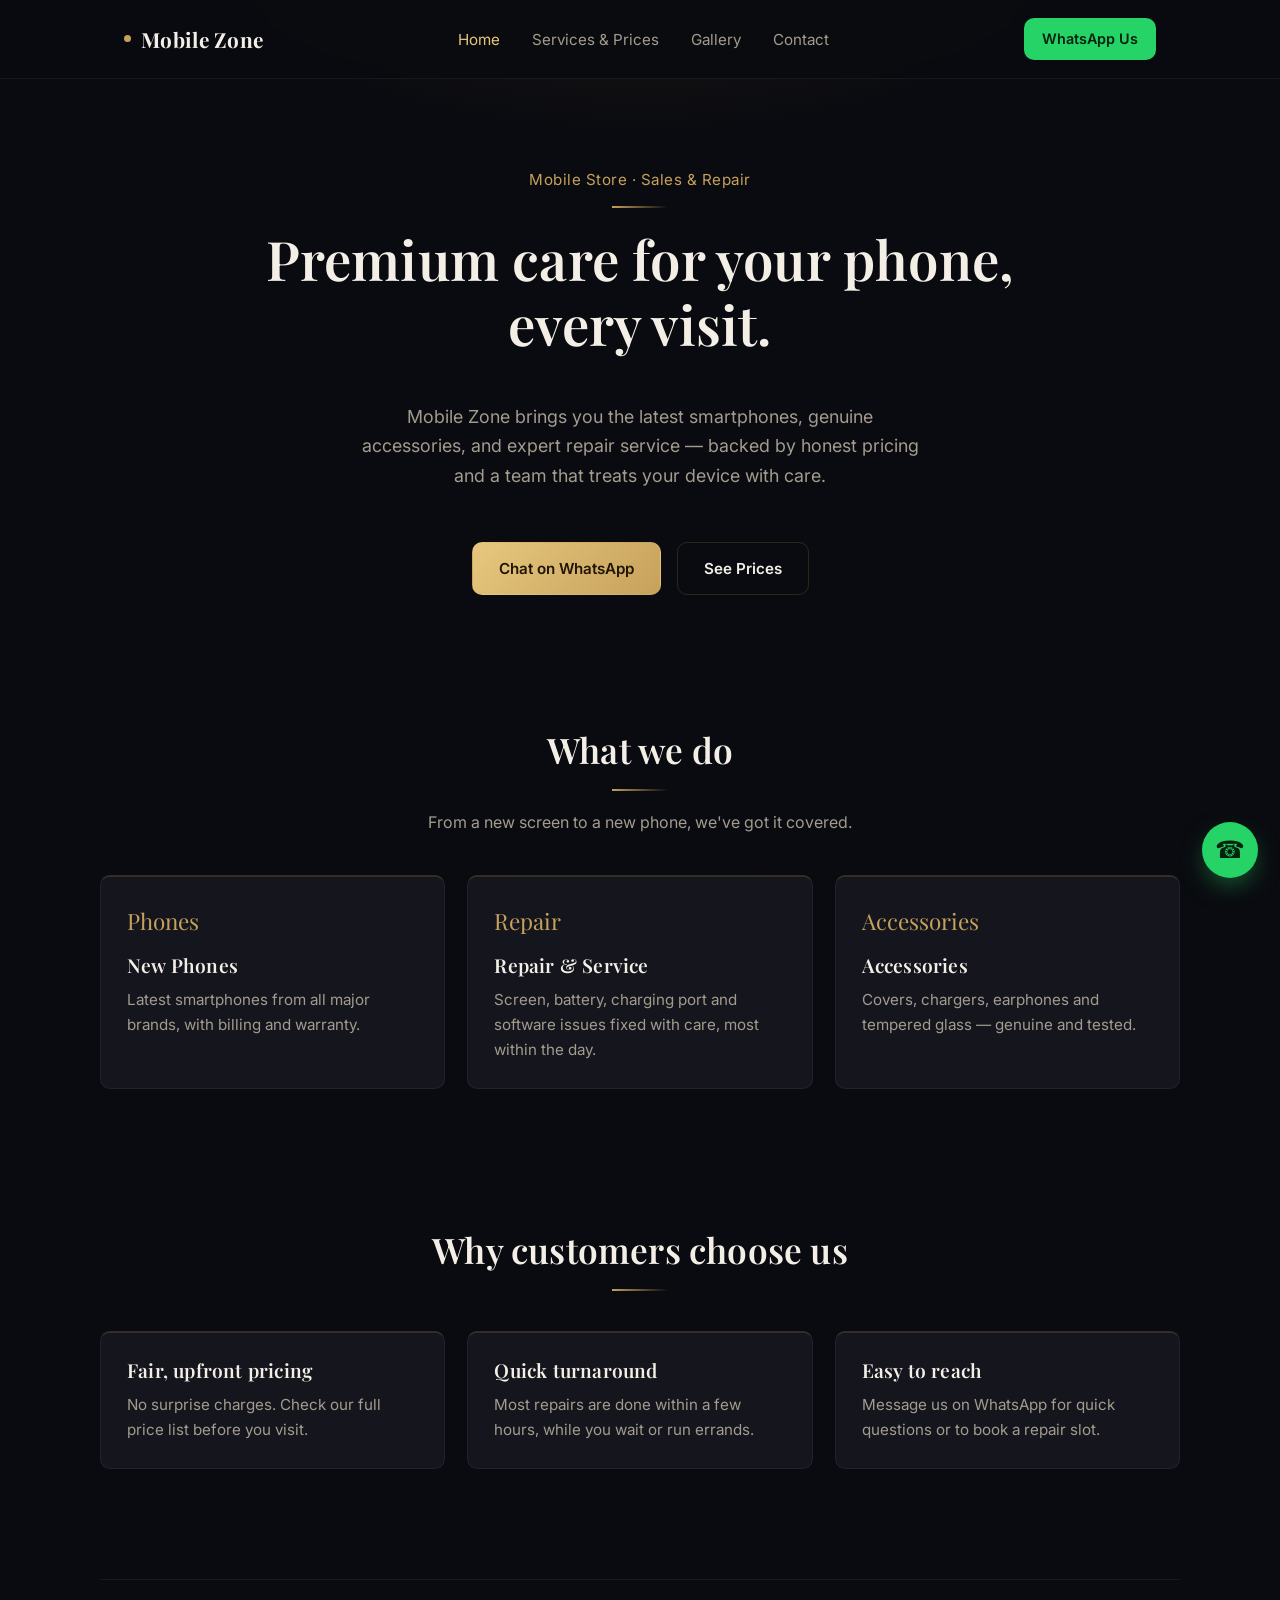
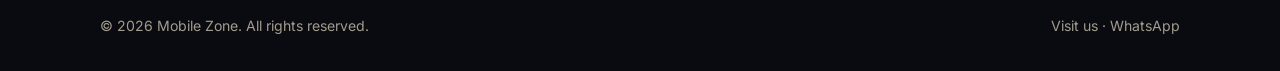
<file: index.html>
<!DOCTYPE html>
<html lang="en">
<head>
<meta charset="UTF-8">
<meta name="viewport" content="width=device-width, initial-scale=1.0">
<title>Mobile Zone — Premium Mobile Store &amp; Repair</title>
<meta name="description" content="Mobile Zone — premium phones, accessories and expert repairs. Visit us or message on WhatsApp.">
<link rel="preconnect" href="https://fonts.googleapis.com">
<link rel="preconnect" href="https://fonts.gstatic.com" crossorigin>
<link href="https://fonts.googleapis.com/css2?family=Playfair+Display:wght@600;700&family=Inter:wght@400;500;600&display=swap" rel="stylesheet">
<link rel="stylesheet" href="style.css">
</head>
<body>

<!--
  PLACEHOLDERS TO REPLACE ON EVERY PAGE (search for these):
  - Mobile Zone            -> your business name
  - 919876543210           -> your WhatsApp number (country code + number, no + or spaces)
  - +91 98765 43210        -> your phone number, human-readable
  - Shop No. 12 ...        -> your address (contact.html)
-->

<header class="site-header">
  <nav class="nav">
    <a href="index.html" class="brand"><span class="dot"></span> Mobile Zone</a>
    <ul class="nav-links" id="navLinks">
      <li><a href="index.html" aria-current="page">Home</a></li>
      <li><a href="services.html">Services &amp; Prices</a></li>
      <li><a href="gallery.html">Gallery</a></li>
      <li><a href="contact.html">Contact</a></li>
    </ul>
    <div class="nav-right">
      <a class="nav-cta" href="https://wa.me/919876543210" target="_blank" rel="noopener">WhatsApp Us</a>
      <button class="menu-toggle" id="menuToggle" aria-label="Toggle menu" aria-expanded="false">☰</button>
    </div>
  </nav>
</header>

<main>
  <section class="hero container">
    <div class="hero-eyebrow">Mobile Store · Sales &amp; Repair</div>
    <div class="gold-rule" style="margin-left:auto;margin-right:auto;"></div>
    <h1>Premium care for your phone, every visit.</h1>
    <p class="lead">Mobile Zone brings you the latest smartphones, genuine accessories, and expert repair service — backed by honest pricing and a team that treats your device with care.</p>
    <div class="hero-actions">
      <a class="btn btn-primary" href="https://wa.me/919876543210" target="_blank" rel="noopener">Chat on WhatsApp</a>
      <a class="btn btn-outline" href="services.html">See Prices</a>
    </div>
  </section>

  <section class="section container">
    <div class="section-head center">
      <h2>What we do</h2>
      <div class="gold-rule" style="margin-left:auto;margin-right:auto;"></div>
      <p style="margin-left:auto;margin-right:auto;">From a new screen to a new phone, we've got it covered.</p>
    </div>
    <div class="card-grid">
      <div class="card">
        <div class="icon">Phones</div>
        <h3>New Phones</h3>
        <p>Latest smartphones from all major brands, with billing and warranty.</p>
      </div>
      <div class="card">
        <div class="icon">Repair</div>
        <h3>Repair &amp; Service</h3>
        <p>Screen, battery, charging port and software issues fixed with care, most within the day.</p>
      </div>
      <div class="card">
        <div class="icon">Accessories</div>
        <h3>Accessories</h3>
        <p>Covers, chargers, earphones and tempered glass — genuine and tested.</p>
      </div>
    </div>
  </section>

  <section class="section container">
    <div class="section-head center">
      <h2>Why customers choose us</h2>
      <div class="gold-rule" style="margin-left:auto;margin-right:auto;"></div>
    </div>
    <div class="card-grid">
      <div class="card">
        <h3>Fair, upfront pricing</h3>
        <p>No surprise charges. Check our full price list before you visit.</p>
      </div>
      <div class="card">
        <h3>Quick turnaround</h3>
        <p>Most repairs are done within a few hours, while you wait or run errands.</p>
      </div>
      <div class="card">
        <h3>Easy to reach</h3>
        <p>Message us on WhatsApp for quick questions or to book a repair slot.</p>
      </div>
    </div>
  </section>
</main>

<a class="whatsapp-float" href="https://wa.me/919876543210" target="_blank" rel="noopener" aria-label="Chat on WhatsApp">☎</a>

<footer class="site-footer container">
  <span>© 2026 Mobile Zone. All rights reserved.</span>
  <span><a href="contact.html">Visit us</a> · <a href="https://wa.me/919876543210" target="_blank" rel="noopener">WhatsApp</a></span>
</footer>

<script>
  var toggle = document.getElementById('menuToggle');
  var links = document.getElementById('navLinks');
  if (toggle) {
    toggle.addEventListener('click', function () {
      var isOpen = links.classList.toggle('open');
      toggle.setAttribute('aria-expanded', isOpen);
      toggle.textContent = isOpen ? '✕' : '☰';
    });
  }
</script>
</body>
</html>
</file>
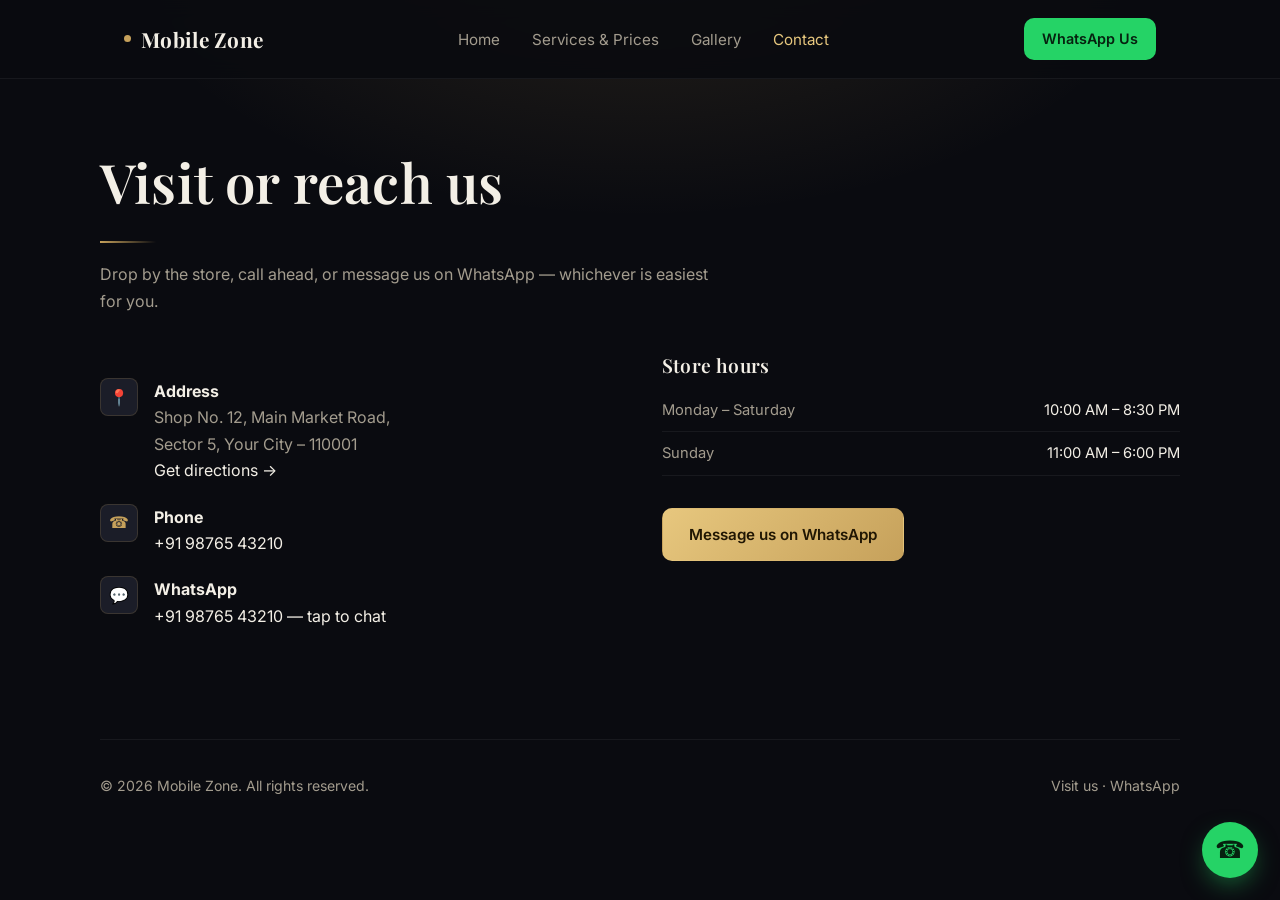
<file: contact-1.html>
<!DOCTYPE html>
<html lang="en">
<head>
<meta charset="UTF-8">
<meta name="viewport" content="width=device-width, initial-scale=1.0">
<title>Contact — Mobile Zone</title>
<meta name="description" content="Visit Mobile Zone or reach us by phone or WhatsApp.">
<link rel="preconnect" href="https://fonts.googleapis.com">
<link rel="preconnect" href="https://fonts.gstatic.com" crossorigin>
<link href="https://fonts.googleapis.com/css2?family=Playfair+Display:wght@600;700&family=Inter:wght@400;500;600&display=swap" rel="stylesheet">
<link rel="stylesheet" href="style.css">
</head>
<body>

<header class="site-header">
  <nav class="nav">
    <a href="index.html" class="brand"><span class="dot"></span> Mobile Zone</a>
    <ul class="nav-links" id="navLinks">
      <li><a href="index.html">Home</a></li>
      <li><a href="services.html">Services &amp; Prices</a></li>
      <li><a href="gallery.html">Gallery</a></li>
      <li><a href="contact.html" aria-current="page">Contact</a></li>
    </ul>
    <div class="nav-right">
      <a class="nav-cta" href="https://wa.me/919876543210" target="_blank" rel="noopener">WhatsApp Us</a>
      <button class="menu-toggle" id="menuToggle" aria-label="Toggle menu" aria-expanded="false">☰</button>
    </div>
  </nav>
</header>

<main class="container section">
  <div class="section-head">
    <h1>Visit or reach us</h1>
    <div class="gold-rule"></div>
    <p>Drop by the store, call ahead, or message us on WhatsApp — whichever is easiest for you.</p>
  </div>

  <div class="contact-grid">
    <div>
      <ul class="contact-list">
        <li>
          <span class="icon">📍</span>
          <div>
            <strong>Address</strong><br>
            <span style="color:var(--muted)">
              Shop No. 12, Main Market Road,<br>
              Sector 5, Your City – 110001
            </span><br>
            <a href="https://maps.google.com/?q=Shop+No+12+Main+Market+Road+Sector+5+Your+City" target="_blank" rel="noopener">Get directions →</a>
          </div>
        </li>
        <li>
          <span class="icon">☎</span>
          <div><strong>Phone</strong><br><a href="tel:+919876543210">+91 98765 43210</a></div>
        </li>
        <li>
          <span class="icon">💬</span>
          <div><strong>WhatsApp</strong><br><a href="https://wa.me/919876543210" target="_blank" rel="noopener">+91 98765 43210 — tap to chat</a></div>
        </li>
      </ul>
    </div>

    <div>
      <h3>Store hours</h3>
      <table class="hours-table">
        <tr><td>Monday – Saturday</td><td>10:00 AM – 8:30 PM</td></tr>
        <tr><td>Sunday</td><td>11:00 AM – 6:00 PM</td></tr>
      </table>
      <div style="margin-top:32px;">
        <a class="btn btn-primary" href="https://wa.me/919876543210" target="_blank" rel="noopener">Message us on WhatsApp</a>
      </div>
    </div>
  </div>
</main>

<a class="whatsapp-float" href="https://wa.me/919876543210" target="_blank" rel="noopener" aria-label="Chat on WhatsApp">☎</a>

<footer class="site-footer container">
  <span>© 2026 Mobile Zone. All rights reserved.</span>
  <span><a href="contact.html">Visit us</a> · <a href="https://wa.me/919876543210" target="_blank" rel="noopener">WhatsApp</a></span>
</footer>

<script>
  var toggle = document.getElementById('menuToggle');
  var links = document.getElementById('navLinks');
  if (toggle) {
    toggle.addEventListener('click', function () {
      var isOpen = links.classList.toggle('open');
      toggle.setAttribute('aria-expanded', isOpen);
      toggle.textContent = isOpen ? '✕' : '☰';
    });
  }
</script>
</body>
</html>
</file>
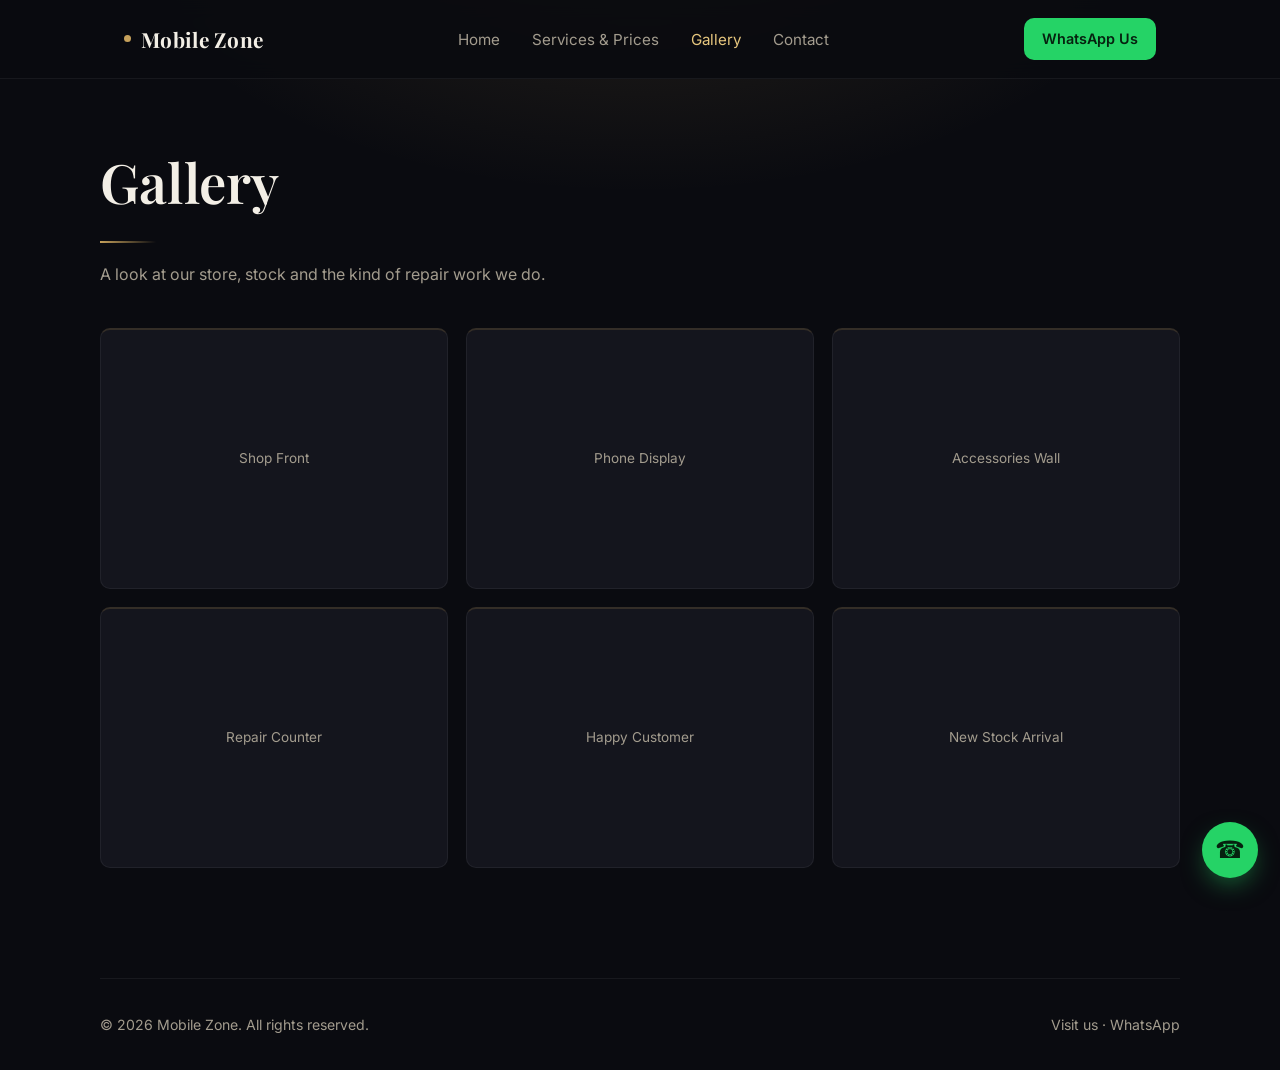
<file: gallery-1.html>
<!DOCTYPE html>
<html lang="en">
<head>
<meta charset="UTF-8">
<meta name="viewport" content="width=device-width, initial-scale=1.0">
<title>Gallery — Mobile Zone</title>
<meta name="description" content="Photos of our store, stock and repair work.">
<link rel="preconnect" href="https://fonts.googleapis.com">
<link rel="preconnect" href="https://fonts.gstatic.com" crossorigin>
<link href="https://fonts.googleapis.com/css2?family=Playfair+Display:wght@600;700&family=Inter:wght@400;500;600&display=swap" rel="stylesheet">
<link rel="stylesheet" href="style.css">
</head>
<body>

<header class="site-header">
  <nav class="nav">
    <a href="index.html" class="brand"><span class="dot"></span> Mobile Zone</a>
    <ul class="nav-links" id="navLinks">
      <li><a href="index.html">Home</a></li>
      <li><a href="services.html">Services &amp; Prices</a></li>
      <li><a href="gallery.html" aria-current="page">Gallery</a></li>
      <li><a href="contact.html">Contact</a></li>
    </ul>
    <div class="nav-right">
      <a class="nav-cta" href="https://wa.me/919876543210" target="_blank" rel="noopener">WhatsApp Us</a>
      <button class="menu-toggle" id="menuToggle" aria-label="Toggle menu" aria-expanded="false">☰</button>
    </div>
  </nav>
</header>

<main class="container section">
  <div class="section-head">
    <h1>Gallery</h1>
    <div class="gold-rule"></div>
    <p>A look at our store, stock and the kind of repair work we do.</p>
  </div>

  <!--
    HOW TO ADD YOUR OWN PHOTOS:
    1. Put your image files in an "images" folder next to this file (e.g. images/shop-front.jpg).
    2. Replace a placeholder <div class="gallery-tile">...</div> block below with:
       <div class="gallery-tile"><img src="images/shop-front.jpg" alt="Mobile Zone shop front"></div>
    3. Repeat for each photo. Keep image files under ~500KB each so the site loads fast.
  -->
  <div class="gallery-grid">
    <div class="gallery-tile">Shop Front</div>
    <div class="gallery-tile">Phone Display</div>
    <div class="gallery-tile">Accessories Wall</div>
    <div class="gallery-tile">Repair Counter</div>
    <div class="gallery-tile">Happy Customer</div>
    <div class="gallery-tile">New Stock Arrival</div>
  </div>
</main>

<a class="whatsapp-float" href="https://wa.me/919876543210" target="_blank" rel="noopener" aria-label="Chat on WhatsApp">☎</a>

<footer class="site-footer container">
  <span>© 2026 Mobile Zone. All rights reserved.</span>
  <span><a href="contact.html">Visit us</a> · <a href="https://wa.me/919876543210" target="_blank" rel="noopener">WhatsApp</a></span>
</footer>

<script>
  var toggle = document.getElementById('menuToggle');
  var links = document.getElementById('navLinks');
  if (toggle) {
    toggle.addEventListener('click', function () {
      var isOpen = links.classList.toggle('open');
      toggle.setAttribute('aria-expanded', isOpen);
      toggle.textContent = isOpen ? '✕' : '☰';
    });
  }
</script>
</body>
</html>
</file>
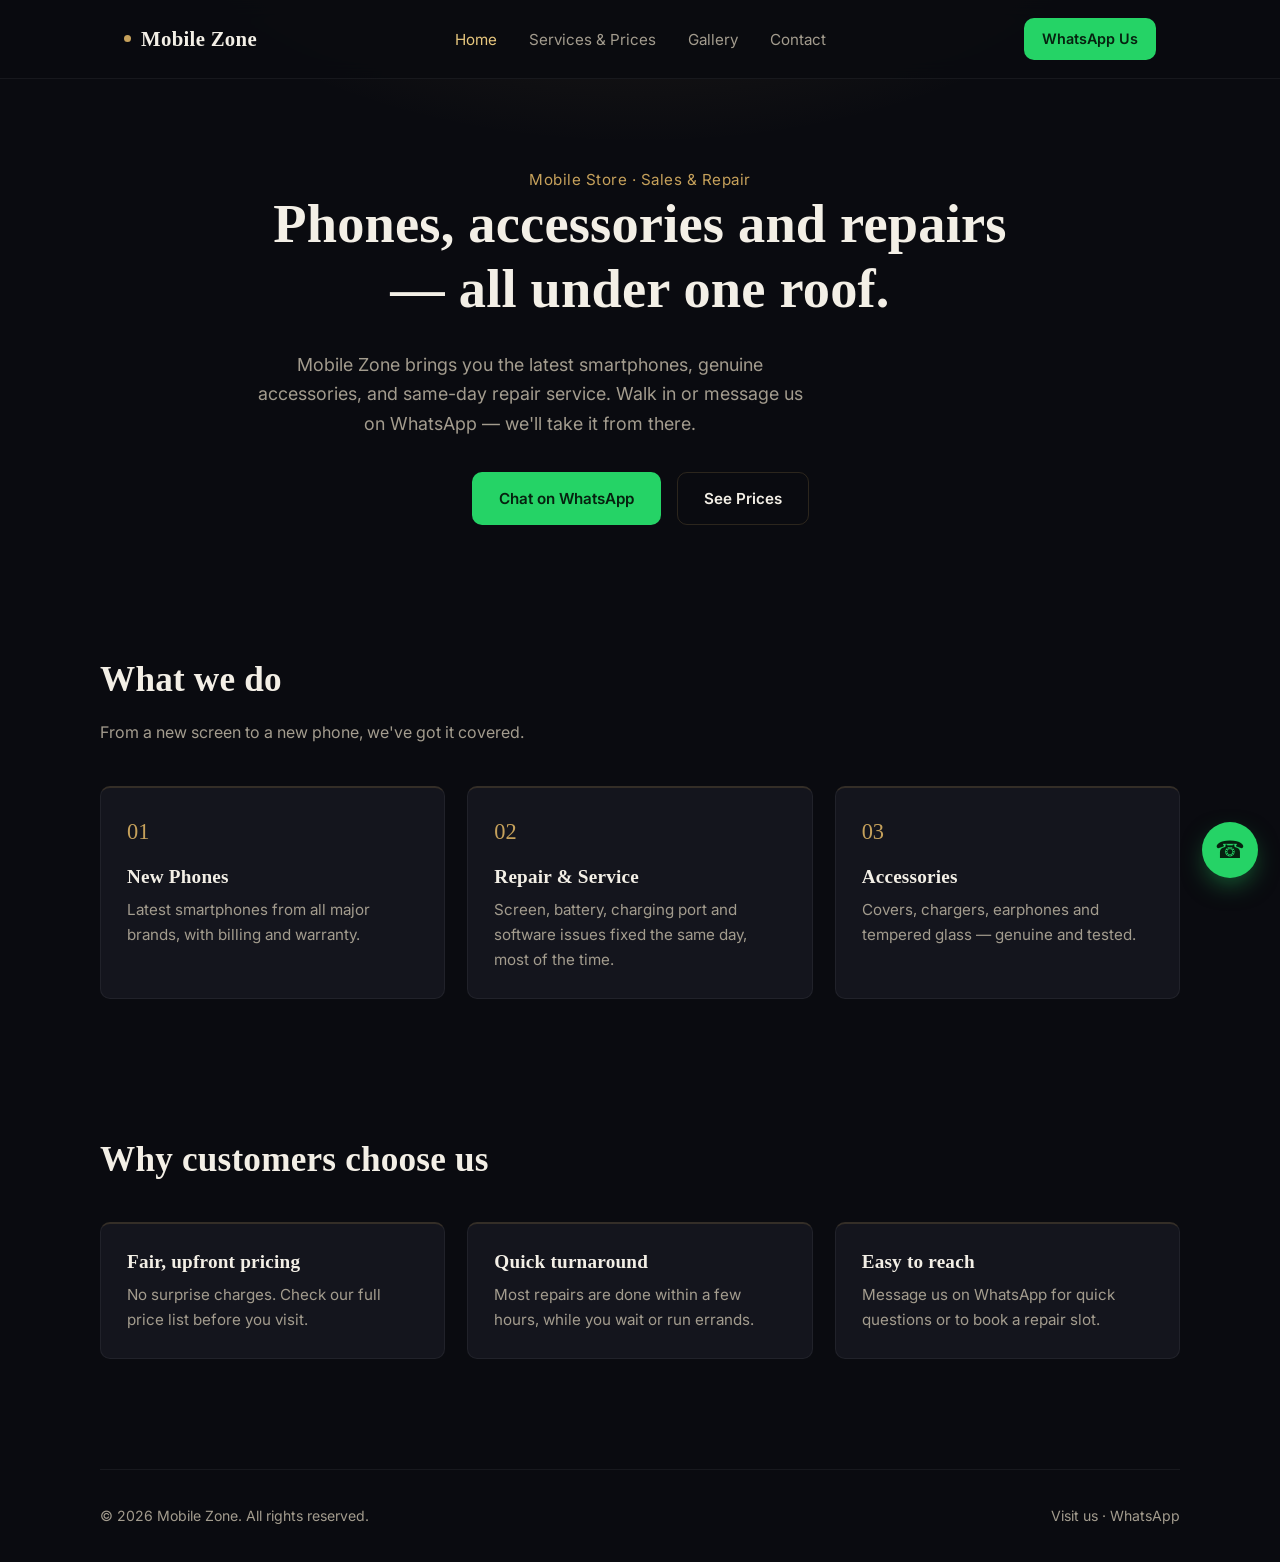
<file: index-6.html>
<!DOCTYPE html>
<html lang="en">
<head>
<meta charset="UTF-8">
<meta name="viewport" content="width=device-width, initial-scale=1.0">
<title>Mobile Zone — Mobile Store & Repair</title>
<meta name="description" content="Mobile Zone — new phones, accessories and quick repairs. Visit us or message on WhatsApp.">
<link rel="preconnect" href="https://fonts.googleapis.com">
<link rel="preconnect" href="https://fonts.gstatic.com" crossorigin>
<link href="https://fonts.googleapis.com/css2?family=Space+Grotesk:wght@500;600;700&family=Inter:wght@400;500;600&display=swap" rel="stylesheet">
<link rel="stylesheet" href="style.css">
</head>
<body>

<!--
  ============================================================
  PLACEHOLDERS TO REPLACE ON EVERY PAGE (search for these):
  - Mobile Zone            -> your business name
  - 919876543210           -> your WhatsApp number (country code + number, no + or spaces)
  - +91 98765 43210        -> your phone number, human-readable
  - Shop No. 12 ...        -> your address (contact.html)
  ============================================================
-->

<header class="site-header">
  <nav class="nav">
    <a href="index.html" class="brand"><span class="dot"></span> Mobile Zone</a>
    <ul class="nav-links">
      <li><a href="index.html" aria-current="page">Home</a></li>
      <li><a href="services.html">Services &amp; Prices</a></li>
      <li><a href="gallery.html">Gallery</a></li>
      <li><a href="contact.html">Contact</a></li>
    </ul>
    <a class="nav-cta" href="https://wa.me/919876543210" target="_blank" rel="noopener">WhatsApp Us</a>
  </nav>
</header>

<main>
  <section class="hero container">
    <div>
      <div class="hero-eyebrow">Mobile Store · Sales &amp; Repair</div>
      <h1>Phones, accessories and repairs — all under one roof.</h1>
      <p class="lead">Mobile Zone brings you the latest smartphones, genuine accessories, and same-day repair service. Walk in or message us on WhatsApp — we'll take it from there.</p>
      <div class="hero-actions">
        <a class="btn btn-whatsapp" href="https://wa.me/919876543210" target="_blank" rel="noopener">Chat on WhatsApp</a>
        <a class="btn btn-outline" href="services.html">See Prices</a>
      </div>
    </div>
    <div class="device-art" aria-hidden="true">
      <div class="phone-shape behind"></div>
      <div class="phone-shape front"></div>
    </div>
  </section>

  <section class="section container">
    <div class="section-head">
      <h2>What we do</h2>
      <p>From a new screen to a new phone, we've got it covered.</p>
    </div>
    <div class="card-grid">
      <div class="card">
        <div class="icon">01</div>
        <h3>New Phones</h3>
        <p>Latest smartphones from all major brands, with billing and warranty.</p>
      </div>
      <div class="card">
        <div class="icon">02</div>
        <h3>Repair &amp; Service</h3>
        <p>Screen, battery, charging port and software issues fixed the same day, most of the time.</p>
      </div>
      <div class="card">
        <div class="icon">03</div>
        <h3>Accessories</h3>
        <p>Covers, chargers, earphones and tempered glass — genuine and tested.</p>
      </div>
    </div>
  </section>

  <section class="section container">
    <div class="section-head">
      <h2>Why customers choose us</h2>
    </div>
    <div class="card-grid">
      <div class="card">
        <h3>Fair, upfront pricing</h3>
        <p>No surprise charges. Check our full price list before you visit.</p>
      </div>
      <div class="card">
        <h3>Quick turnaround</h3>
        <p>Most repairs are done within a few hours, while you wait or run errands.</p>
      </div>
      <div class="card">
        <h3>Easy to reach</h3>
        <p>Message us on WhatsApp for quick questions or to book a repair slot.</p>
      </div>
    </div>
  </section>
</main>

<a class="whatsapp-float" href="https://wa.me/919876543210" target="_blank" rel="noopener" aria-label="Chat on WhatsApp">☎</a>

<footer class="site-footer container">
  <span>© 2026 Mobile Zone. All rights reserved.</span>
  <span><a href="contact.html">Visit us</a> · <a href="https://wa.me/919876543210" target="_blank" rel="noopener">WhatsApp</a></span>
</footer>

</body>
</html>
</file>
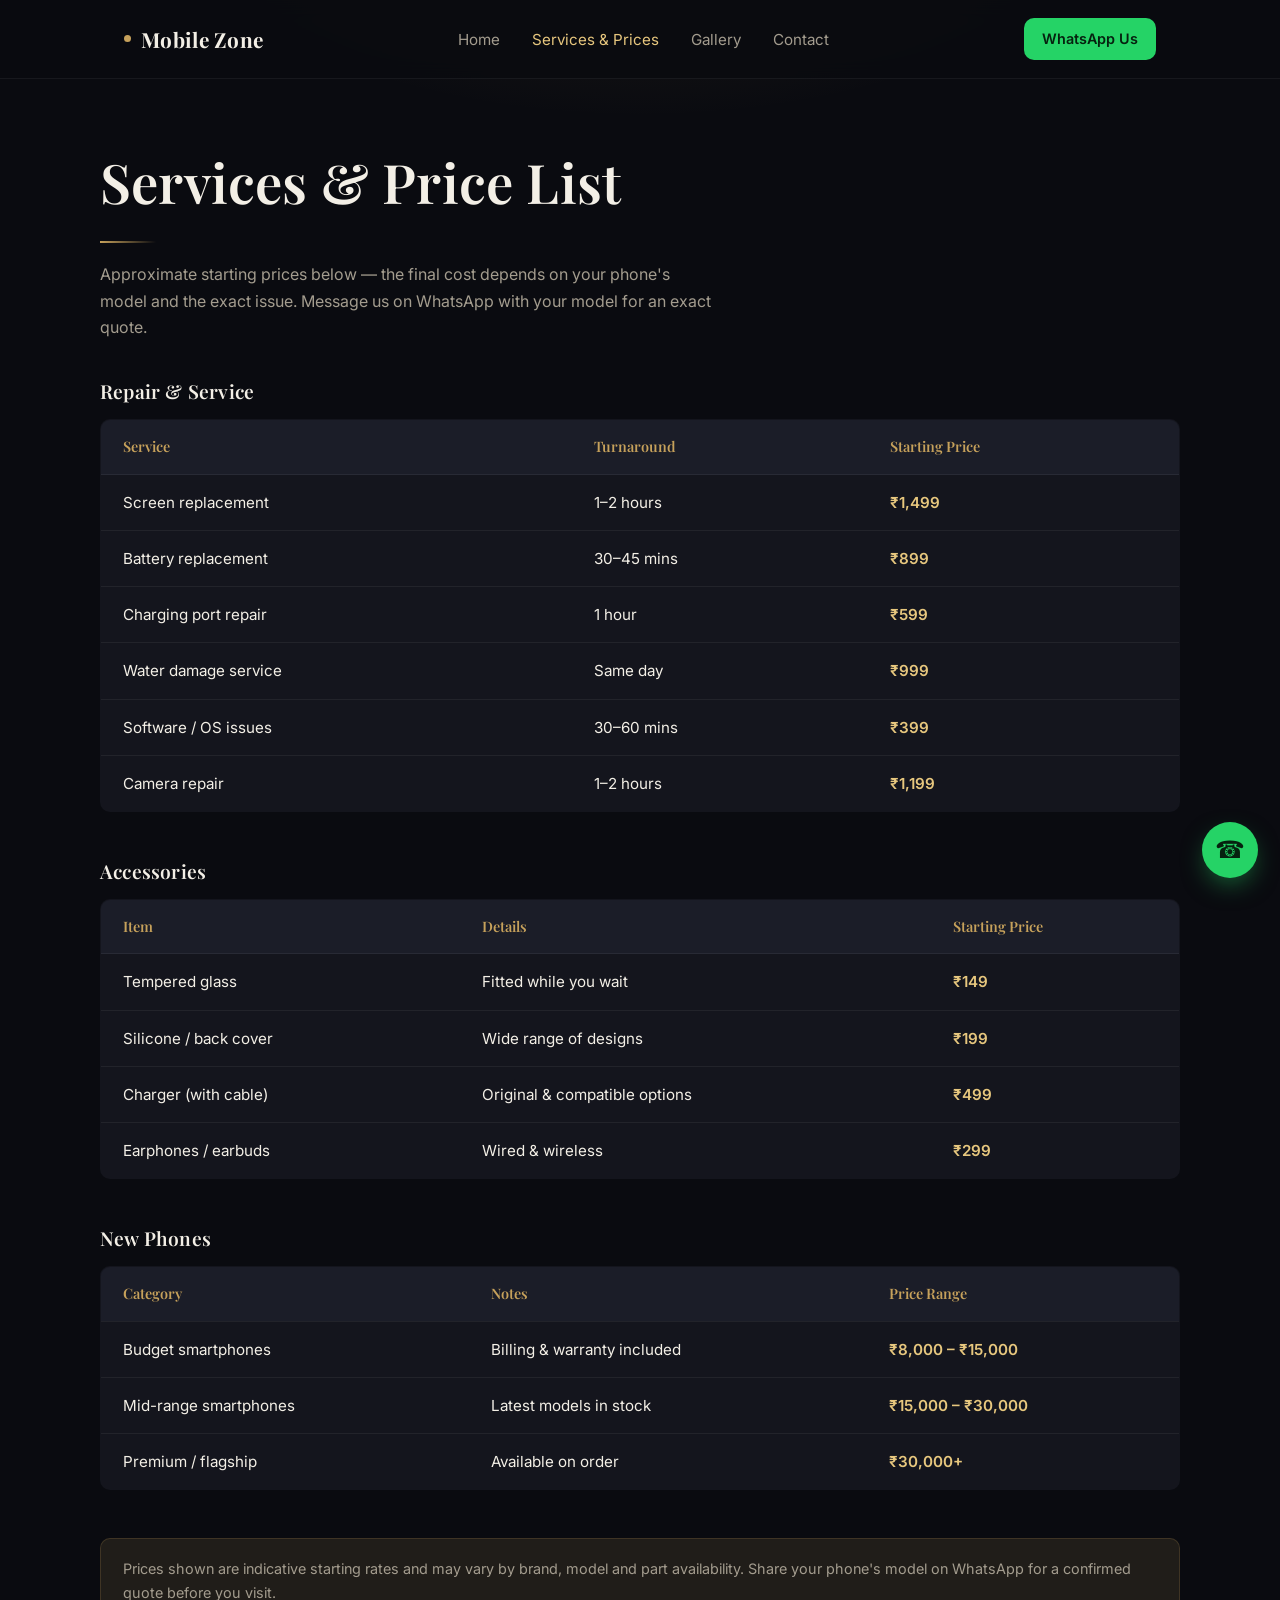
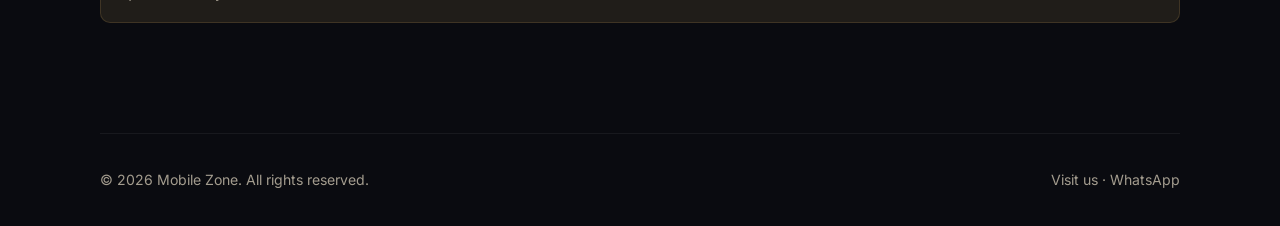
<file: services-1.html>
<!DOCTYPE html>
<html lang="en">
<head>
<meta charset="UTF-8">
<meta name="viewport" content="width=device-width, initial-scale=1.0">
<title>Services &amp; Prices — Mobile Zone</title>
<meta name="description" content="Repair, service and accessory prices at Mobile Zone.">
<link rel="preconnect" href="https://fonts.googleapis.com">
<link rel="preconnect" href="https://fonts.gstatic.com" crossorigin>
<link href="https://fonts.googleapis.com/css2?family=Playfair+Display:wght@600;700&family=Inter:wght@400;500;600&display=swap" rel="stylesheet">
<link rel="stylesheet" href="style.css">
</head>
<body>

<header class="site-header">
  <nav class="nav">
    <a href="index.html" class="brand"><span class="dot"></span> Mobile Zone</a>
    <ul class="nav-links" id="navLinks">
      <li><a href="index.html">Home</a></li>
      <li><a href="services.html" aria-current="page">Services &amp; Prices</a></li>
      <li><a href="gallery.html">Gallery</a></li>
      <li><a href="contact.html">Contact</a></li>
    </ul>
    <div class="nav-right">
      <a class="nav-cta" href="https://wa.me/919876543210" target="_blank" rel="noopener">WhatsApp Us</a>
      <button class="menu-toggle" id="menuToggle" aria-label="Toggle menu" aria-expanded="false">☰</button>
    </div>
  </nav>
</header>

<main class="container section">
  <div class="section-head">
    <h1>Services &amp; Price List</h1>
    <div class="gold-rule"></div>
    <p>Approximate starting prices below — the final cost depends on your phone's model and the exact issue. Message us on WhatsApp with your model for an exact quote.</p>
  </div>

  <div class="price-group">
    <h3>Repair &amp; Service</h3>
    <table class="price-table">
      <thead><tr><th>Service</th><th>Turnaround</th><th>Starting Price</th></tr></thead>
      <tbody>
        <tr><td>Screen replacement</td><td>1–2 hours</td><td class="price">₹1,499</td></tr>
        <tr><td>Battery replacement</td><td>30–45 mins</td><td class="price">₹899</td></tr>
        <tr><td>Charging port repair</td><td>1 hour</td><td class="price">₹599</td></tr>
        <tr><td>Water damage service</td><td>Same day</td><td class="price">₹999</td></tr>
        <tr><td>Software / OS issues</td><td>30–60 mins</td><td class="price">₹399</td></tr>
        <tr><td>Camera repair</td><td>1–2 hours</td><td class="price">₹1,199</td></tr>
      </tbody>
    </table>
  </div>

  <div class="price-group">
    <h3>Accessories</h3>
    <table class="price-table">
      <thead><tr><th>Item</th><th>Details</th><th>Starting Price</th></tr></thead>
      <tbody>
        <tr><td>Tempered glass</td><td>Fitted while you wait</td><td class="price">₹149</td></tr>
        <tr><td>Silicone / back cover</td><td>Wide range of designs</td><td class="price">₹199</td></tr>
        <tr><td>Charger (with cable)</td><td>Original &amp; compatible options</td><td class="price">₹499</td></tr>
        <tr><td>Earphones / earbuds</td><td>Wired &amp; wireless</td><td class="price">₹299</td></tr>
      </tbody>
    </table>
  </div>

  <div class="price-group">
    <h3>New Phones</h3>
    <table class="price-table">
      <thead><tr><th>Category</th><th>Notes</th><th>Price Range</th></tr></thead>
      <tbody>
        <tr><td>Budget smartphones</td><td>Billing &amp; warranty included</td><td class="price">₹8,000 – ₹15,000</td></tr>
        <tr><td>Mid-range smartphones</td><td>Latest models in stock</td><td class="price">₹15,000 – ₹30,000</td></tr>
        <tr><td>Premium / flagship</td><td>Available on order</td><td class="price">₹30,000+</td></tr>
      </tbody>
    </table>
  </div>

  <div class="note-box">
    Prices shown are indicative starting rates and may vary by brand, model and part availability. Share your phone's model on WhatsApp for a confirmed quote before you visit.
  </div>
</main>

<a class="whatsapp-float" href="https://wa.me/919876543210" target="_blank" rel="noopener" aria-label="Chat on WhatsApp">☎</a>

<footer class="site-footer container">
  <span>© 2026 Mobile Zone. All rights reserved.</span>
  <span><a href="contact.html">Visit us</a> · <a href="https://wa.me/919876543210" target="_blank" rel="noopener">WhatsApp</a></span>
</footer>

<script>
  var toggle = document.getElementById('menuToggle');
  var links = document.getElementById('navLinks');
  if (toggle) {
    toggle.addEventListener('click', function () {
      var isOpen = links.classList.toggle('open');
      toggle.setAttribute('aria-expanded', isOpen);
      toggle.textContent = isOpen ? '✕' : '☰';
    });
  }
</script>
</body>
</html>
</file>
<file: style.css>
/* ============================================
   Design tokens — Royal / Premium theme
   ============================================ */
:root {
  --bg: #0A0B10;
  --bg-glow: radial-gradient(ellipse 900px 500px at 50% -10%, rgba(198, 161, 91, 0.16), transparent 60%);
  --panel: #14151D;
  --panel-alt: #1B1D28;
  --border: rgba(198, 161, 91, 0.18);
  --border-soft: rgba(255, 255, 255, 0.06);
  --text: #F3EFE6;
  --muted: #A39C8E;
  --gold: #C6A15B;
  --gold-bright: #E7C77E;
  --gold-dim: rgba(198, 161, 91, 0.12);
  --whatsapp: #25D366;

  --font-display: "Playfair Display", "Georgia", serif;
  --font-body: "Inter", "Segoe UI", sans-serif;

  --radius: 10px;
  --max-width: 1080px;
}

* { box-sizing: border-box; }
html { scroll-behavior: smooth; }

body {
  margin: 0;
  background: var(--bg) var(--bg-glow) no-repeat;
  color: var(--text);
  font-family: var(--font-body);
  line-height: 1.65;
  -webkit-font-smoothing: antialiased;
}

a { color: inherit; }
img { max-width: 100%; display: block; }

h1, h2, h3 {
  font-family: var(--font-display);
  line-height: 1.2;
  margin: 0 0 0.5em 0;
  font-weight: 600;
  letter-spacing: 0.2px;
}

h1 { font-size: clamp(2.2rem, 5vw, 3.4rem); }
h2 { font-size: clamp(1.6rem, 3vw, 2.2rem); }
h3 { font-size: 1.2rem; font-weight: 600; }

p { color: var(--muted); max-width: 62ch; }

.container { max-width: var(--max-width); margin: 0 auto; padding: 0 24px; }

.gold-rule {
  width: 56px;
  height: 2px;
  background: linear-gradient(90deg, var(--gold), transparent);
  margin: 14px 0 18px;
}

/* ============================================
   Header / Nav
   ============================================ */
.site-header {
  position: sticky;
  top: 0;
  z-index: 50;
  background: rgba(10, 11, 16, 0.92);
  backdrop-filter: blur(10px);
  border-bottom: 1px solid var(--border-soft);
}

.nav {
  display: flex;
  align-items: center;
  justify-content: space-between;
  padding: 18px 24px;
  max-width: var(--max-width);
  margin: 0 auto;
  position: relative;
}

.brand {
  font-family: var(--font-display);
  font-weight: 700;
  font-size: 1.3rem;
  text-decoration: none;
  color: var(--text);
  display: flex;
  align-items: center;
  gap: 10px;
  letter-spacing: 0.3px;
}

.brand .dot {
  width: 7px;
  height: 7px;
  border-radius: 50%;
  background: var(--gold);
  display: inline-block;
}

.nav-links {
  display: flex;
  gap: 32px;
  list-style: none;
  margin: 0;
  padding: 0;
}

.nav-links a {
  text-decoration: none;
  color: var(--muted);
  font-size: 0.95rem;
  transition: color 0.15s ease;
}

.nav-links a:hover,
.nav-links a[aria-current="page"] {
  color: var(--gold-bright);
}

.nav-right { display: flex; align-items: center; gap: 14px; }

.nav-cta {
  background: var(--whatsapp);
  color: #06210F;
  padding: 9px 18px;
  border-radius: var(--radius);
  text-decoration: none;
  font-weight: 600;
  font-size: 0.9rem;
  white-space: nowrap;
}

.menu-toggle {
  display: none;
  background: none;
  border: 1px solid var(--border);
  color: var(--gold);
  border-radius: 8px;
  padding: 8px 12px;
  font-size: 1.1rem;
  cursor: pointer;
}

/* ============================================
   Hero
   ============================================ */
.hero {
  padding: 88px 0 64px;
  text-align: center;
  display: flex;
  flex-direction: column;
  align-items: center;
}

.hero-eyebrow {
  color: var(--gold);
  font-size: 0.95rem;
  letter-spacing: 0.5px;
}

.hero h1 { max-width: 780px; }

.hero p.lead {
  font-size: 1.12rem;
  color: var(--muted);
  margin-top: 18px;
  max-width: 560px;
}

.hero-actions {
  display: flex;
  gap: 16px;
  margin-top: 34px;
  flex-wrap: wrap;
  justify-content: center;
}

.btn {
  display: inline-flex;
  align-items: center;
  gap: 8px;
  padding: 13px 26px;
  border-radius: var(--radius);
  text-decoration: none;
  font-weight: 600;
  font-size: 0.95rem;
  border: 1px solid transparent;
  transition: transform 0.15s ease, border-color 0.15s ease;
}

.btn-primary {
  background: linear-gradient(135deg, var(--gold-bright), var(--gold));
  color: #201603;
}

.btn-primary:hover { transform: translateY(-1px); }

.btn-outline {
  border-color: var(--border);
  color: var(--text);
}

.btn-outline:hover { border-color: var(--gold); color: var(--gold-bright); }

.btn-whatsapp { background: var(--whatsapp); color: #06210F; }

/* ============================================
   Sections & cards
   ============================================ */
.section { padding: 70px 0; }

.section-head { margin-bottom: 40px; max-width: 640px; }
.section-head.center { margin-left: auto; margin-right: auto; text-align: center; }

.card-grid {
  display: grid;
  grid-template-columns: repeat(3, 1fr);
  gap: 22px;
}

.card {
  background: var(--panel);
  border: 1px solid var(--border-soft);
  border-top: 2px solid var(--border);
  border-radius: var(--radius);
  padding: 26px;
  transition: border-color 0.2s ease;
}

.card:hover { border-top-color: var(--gold); }

.card .icon {
  font-family: var(--font-display);
  color: var(--gold);
  font-size: 1.4rem;
  margin-bottom: 14px;
}

.card p { color: var(--muted); font-size: 0.95rem; margin: 0; }

/* ============================================
   Pricing table
   ============================================ */
.price-table {
  width: 100%;
  border-collapse: collapse;
  background: var(--panel);
  border: 1px solid var(--border-soft);
  border-radius: var(--radius);
  overflow: hidden;
}

.price-table th, .price-table td {
  text-align: left;
  padding: 15px 22px;
  border-bottom: 1px solid var(--border-soft);
  font-size: 0.95rem;
}

.price-table th {
  color: var(--gold);
  font-weight: 600;
  background: var(--panel-alt);
  font-family: var(--font-display);
  font-size: 0.9rem;
}

.price-table tr:last-child td { border-bottom: none; }
.price-table tbody tr:hover { background: var(--gold-dim); }

.price-table td.price { color: var(--gold-bright); font-weight: 600; white-space: nowrap; }

.price-group { margin-bottom: 48px; }
.price-group h3 { margin-bottom: 16px; color: var(--text); }

.note-box {
  margin-top: 32px;
  padding: 18px 22px;
  border: 1px solid var(--border);
  border-radius: var(--radius);
  background: var(--gold-dim);
  color: var(--muted);
  font-size: 0.9rem;
}

/* ============================================
   Gallery
   ============================================ */
.gallery-grid {
  display: grid;
  grid-template-columns: repeat(3, 1fr);
  gap: 18px;
}

.gallery-tile {
  aspect-ratio: 4 / 3;
  border-radius: var(--radius);
  border: 1px solid var(--border-soft);
  border-top: 2px solid var(--border);
  background: var(--panel);
  display: flex;
  align-items: center;
  justify-content: center;
  color: var(--muted);
  font-size: 0.85rem;
  overflow: hidden;
  transition: border-color 0.2s ease;
}

.gallery-tile:hover { border-top-color: var(--gold); color: var(--gold-bright); }

.gallery-tile img { width: 100%; height: 100%; object-fit: cover; }

@media (max-width: 860px) {
  .gallery-grid { grid-template-columns: repeat(2, 1fr); }
}

/* ============================================
   Contact page
   ============================================ */
.contact-grid { display: grid; grid-template-columns: 1fr 1fr; gap: 44px; }

.contact-list { list-style: none; padding: 0; margin: 24px 0 0; display: flex; flex-direction: column; gap: 20px; }

.contact-list li { display: flex; gap: 16px; align-items: flex-start; }

.contact-list .icon {
  width: 38px; height: 38px; flex-shrink: 0;
  border-radius: 8px;
  background: var(--panel-alt);
  border: 1px solid var(--border);
  color: var(--gold);
  display: flex; align-items: center; justify-content: center;
  font-size: 1rem;
}

.contact-list a { color: var(--text); text-decoration: none; }
.contact-list a:hover { color: var(--gold-bright); }

.hours-table { width: 100%; border-collapse: collapse; margin-top: 12px; }
.hours-table td { padding: 9px 0; border-bottom: 1px solid var(--border-soft); color: var(--muted); font-size: 0.92rem; }
.hours-table td:last-child { text-align: right; color: var(--text); }

.whatsapp-float {
  position: fixed; bottom: 22px; right: 22px;
  background: var(--whatsapp); color: #06210F;
  width: 56px; height: 56px; border-radius: 50%;
  display: flex; align-items: center; justify-content: center;
  font-size: 1.5rem; text-decoration: none;
  box-shadow: 0 10px 26px -6px rgba(37, 211, 102, 0.5);
  z-index: 60;
}

/* ============================================
   Footer
   ============================================ */
.site-footer {
  border-top: 1px solid var(--border-soft);
  padding: 34px 0; margin-top: 40px;
  color: var(--muted); font-size: 0.88rem;
  display: flex; justify-content: space-between; flex-wrap: wrap; gap: 12px;
}

.site-footer a { color: var(--muted); text-decoration: none; }
.site-footer a:hover { color: var(--gold-bright); }

/* ============================================
   Responsive + mobile menu
   ============================================ */
@media (max-width: 860px) {
  .card-grid { grid-template-columns: 1fr; }
  .contact-grid { grid-template-columns: 1fr; }
  .nav-links {
    display: none;
    position: absolute;
    top: calc(100% + 1px);
    left: 0; right: 0;
    background: var(--panel);
    border-bottom: 1px solid var(--border);
    flex-direction: column;
    gap: 0;
    padding: 8px 0;
  }
  .nav-links.open { display: flex; }
  .nav-links a { padding: 14px 24px; display: block; }
  .menu-toggle { display: inline-flex; }
}

@media (prefers-reduced-motion: reduce) { html { scroll-behavior: auto; } }

:focus-visible { outline: 2px solid var(--gold); outline-offset: 2px; }
</file>
